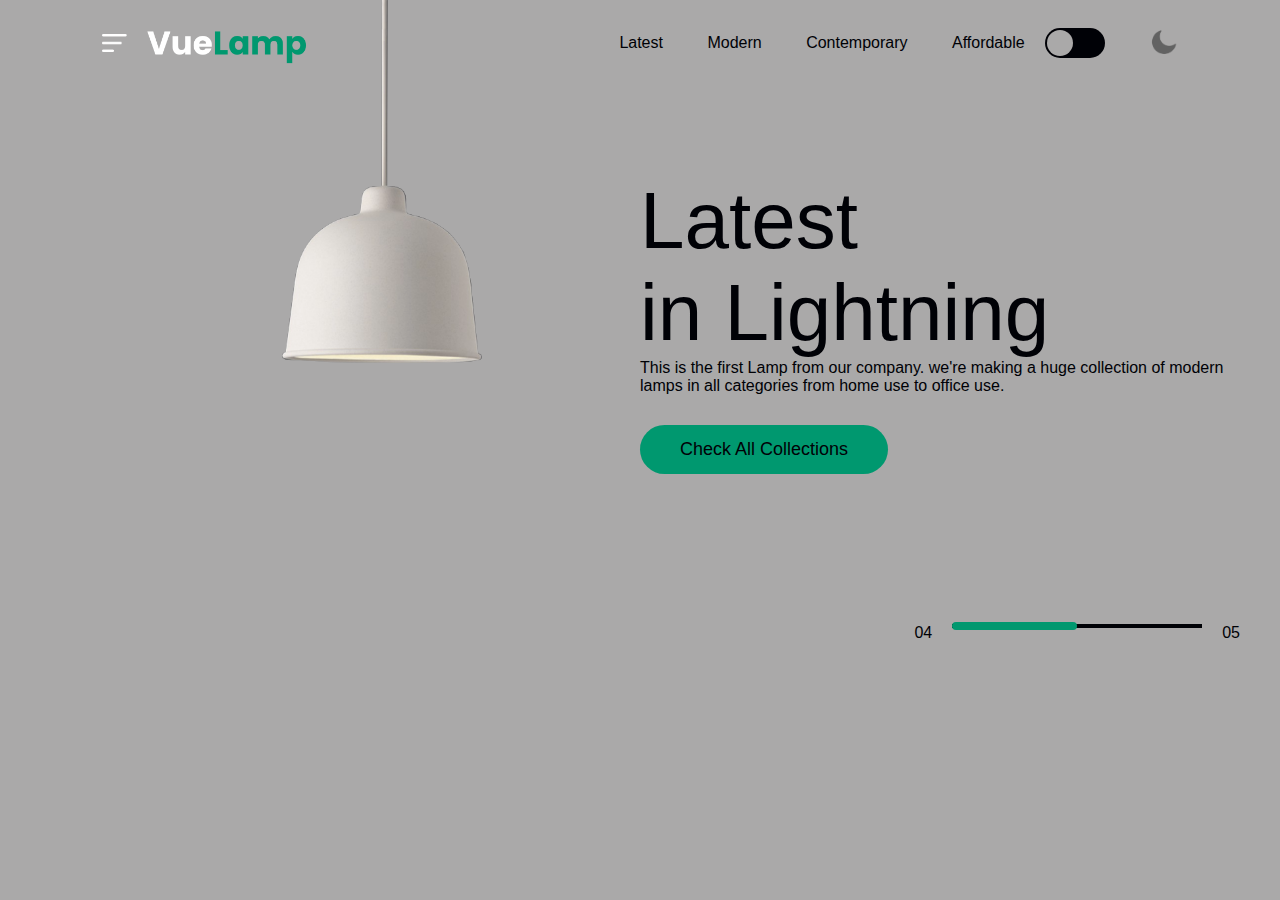
<file: index.html>
<!DOCTYPE html>
<html lang="en">
<head>
    <meta charset="UTF-8">
    <meta name="viewport" content="width=device-width, initial-scale=1.0">
    <title>LIGHT</title>
    <link rel="stylesheet" href="lightstyle.css">
    <link rel="shortcut icon" href="favicon.ico" type="image/x-icon">
</head>
<body>
    <div class="john">
        <nav>
            <img src="images/menu.png" class="menu-img">
            <img src="images/logo.png" class="logo">
            <ul>
                <li><a href="https://www.houzz.com/products/lighting">Latest</a></li>
                <li><a href="https://www.allmodern.com/lighting/cat/lighting-c29056.html">Modern</a></li>
                <li><a href="https://www.sofary.com/collections/contemporary-chandeliers">Contemporary</a></li>
                <li><a href="https://www.affordablelighting.co.uk/">Affordable</a></li>
            </ul>
            <button type="button" onclick="toggleBtn()" id="btn"><span></span></button>
            <img src="dark theme icon/moon.png" id="icon">
        </nav>

        <div class="lamp-container">
            <img src="images/lamp.png" class="lamp">
            <img src="images/light.png" class="light" id="light">
        </div>

        <div class="text-container">
            <h1>Latest <br>in Lightning</h1>
            <p>This is the first Lamp from our company. we're making a huge collection of modern lamps in all categories from home use to office use.</p>
            <a href="https://www.homesandgardens.com/news/lighting-trends-207692">Check All Collections</a>
            <div class="control">
                <p>04</p>
                <div class="line"><span></span></div>
                <p>05</p>
            </div>

        </div>



    </div>
    <script src="SCRIPT.js"></script>
  
</body>
</html>
</file>
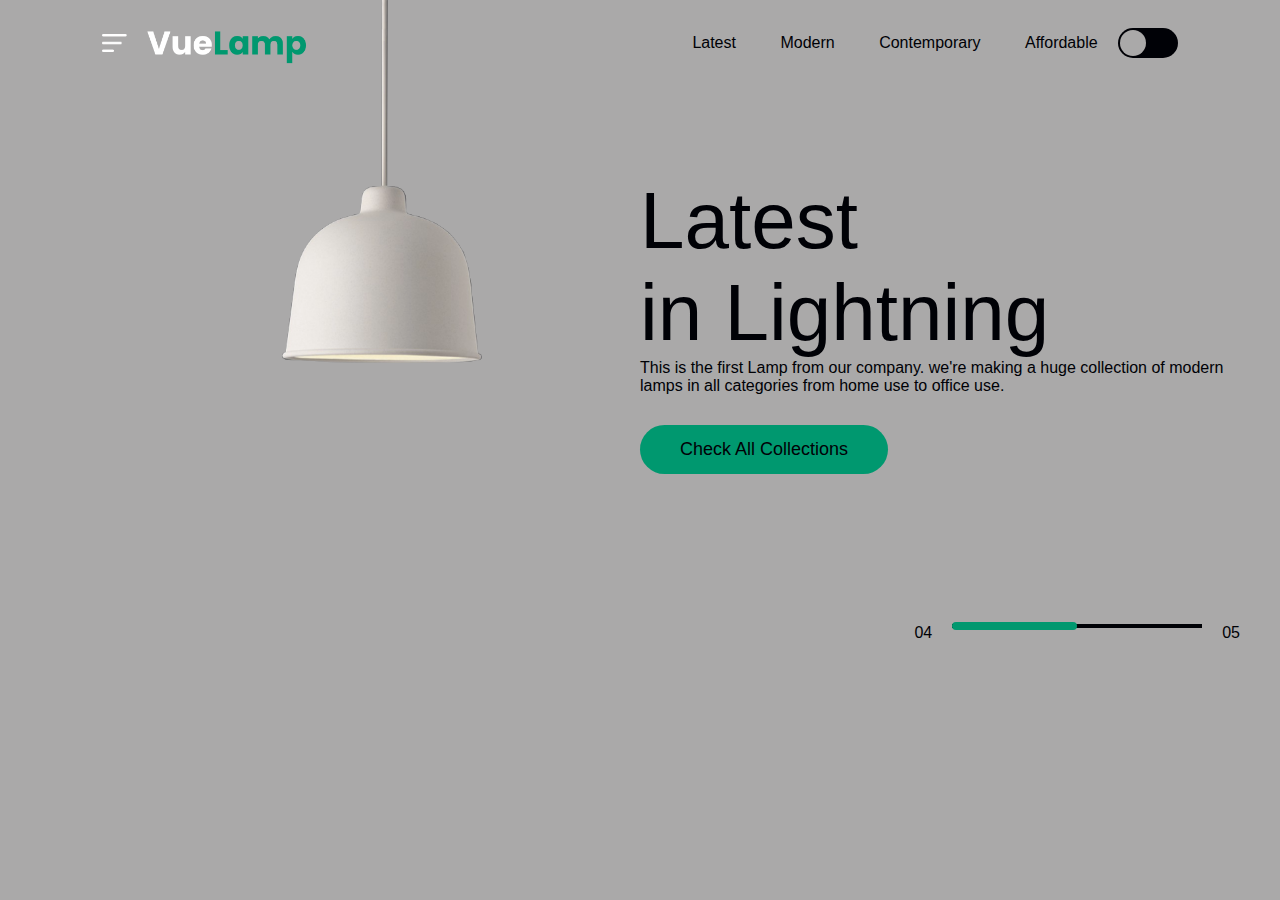
<file: light.html>
<!DOCTYPE html>
<html lang="en">
<head>
    <meta charset="UTF-8">
    <meta name="viewport" content="width=device-width, initial-scale=1.0">
    <title>LIGHT</title>
    <link rel="stylesheet" href="lightstyle.css">
    <link rel="shortcut icon" href="favicon.ico" type="image/x-icon">
</head>
<body>
    <div class="john">
        <nav>
            <img src="images/menu.png" class="menu-img">
            <img src="images/logo.png" class="logo">
            <ul>
                <li><a href="https://www.houzz.com/products/lighting">Latest</a></li>
                <li><a href="https://www.allmodern.com/lighting/cat/lighting-c29056.html">Modern</a></li>
                <li><a href="https://www.sofary.com/collections/contemporary-chandeliers">Contemporary</a></li>
                <li><a href="https://www.affordablelighting.co.uk/">Affordable</a></li>
            </ul>
            <button type="button" onclick="toggleBtn()" id="btn"><span></span></button>
        </nav>

        <div class="lamp-container">
            <img src="images/lamp.png" class="lamp">
            <img src="images/light.png" class="light" id="light">
        </div>

        <div class="text-container">
            <h1>Latest <br>in Lightning</h1>
            <p>This is the first Lamp from our company. we're making a huge collection of modern lamps in all categories from home use to office use.</p>
            <a href="https://www.homesandgardens.com/news/lighting-trends-207692">Check All Collections</a>
            <div class="control">
                <p>04</p>
                <div class="line"><span></span></div>
                <p>05</p>
            </div>

        </div>



    </div>
    <script src="SCRIPT.js"></script>
  
</body>
</html>
</file>
<file: lightstyle.css>
*{
    margin: 0;
    padding: 0;
    font-family: 'poppins', sans-serif;
    box-sizing: border-box;
}

:root{
   /* --primary-color: #edf2fc;
    --secondary-color: #212121;*/
    --primary-color: #000106;
    --secondary-color: rgb(170, 169, 169);
}

#icon{
    width: 30px;
    cursor: pointer;
    margin-left: 4%;
}

.john{
    background: var(--secondary-color);
    min-height: 100vh;
    width: 100%;
    color: var(--primary-color);
    position: relative;
}
nav{
    display: flex;
    align-items: center;
    padding: 20px 8%;
}
nav .menu-img{
    width: 25px;
    margin-right: 20px;
    cursor: pointer;
}
nav .logo{
    width: 160px;
    cursor: pointer;
}
nav ul{
    flex: 1;
    text-align: right;
}
nav ul li{
    display: inline-block;
    list-style: none;
    margin: 0 20px;
}
nav ul li a{
    text-decoration: none;
    color: var(--primary-color);
}
button{
    background: var(--primary-color);
    height: 30px;
    width: 60px;
    border-radius: 20px;
    border: 0;
    outline:0;
    cursor: pointer;
    transition: background 0.5s;
}
button span{
    display: block;
    background: var(--secondary-color);
    height: 26px;
    width: 26px;
    border-radius: 50%;
    margin-left: 2px;
    transition: background 0.5s,margin-left 0.5s;

}
.lamp-container{
    position: absolute;
    top: -20px;
    left: 22%;
    width: 200px;
}
.lamp{
    width: 100%;
}
.light{
    position: absolute;
    top: 97%;
    left: 50%;
    transform: translateX(-50%);
    width: 700px;
    margin-left: -10px;
    opacity: 0;
    transition: opacity 0.5s;
}
.text-container{
    max-width: 600px;
    margin-top: 7%;
    margin-left: 50%;
}
.text-container h1{
    font-size: 80px;
    font-weight: 400;
}
.text-container a{
    text-decoration: none;
    background: #00986f;
    display: inline-block;
    padding: 14px 40px;
    color: var(--primary-color);
    font-size: 18px;
    margin-top: 30px;
    border-radius: 30px;
}
.control{
    display: flex;
    text-align: center;
    justify-content: flex-end;
    margin-top: 150px;
}
.control .line{
    width: 250px;
    height: 4px;
    background: var(--primary-color);
    margin: 0 20px;
    border-bottom: 2px;
}
.control .line span{
    width: 50%;
    height: 8px;
    margin-top: -2px;
    border-radius: 4px;
    background: #00986f;
    display: block;
}
.active{
    background: green;
}
.active span{
    background: var(--primary-color);
    margin-left: 31px;
}
.on{
    opacity: 1;
}
</file>
